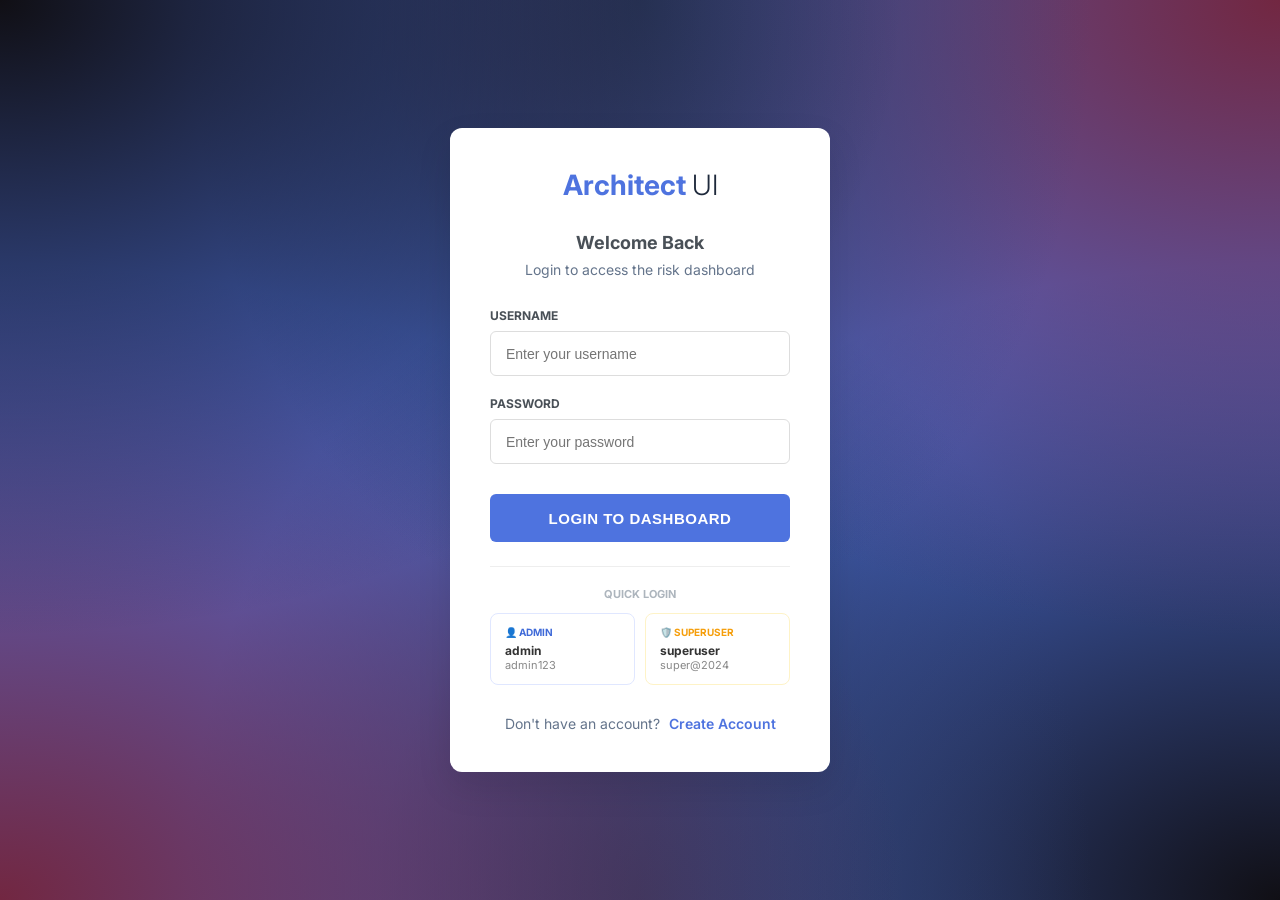
<file: frontend/index.html>
<!DOCTYPE html>
<html lang="en">
<head>
    <meta charset="UTF-8">
    <meta name="viewport" content="width=device-width, initial-scale=1.0">
    <title>India Dropout Early Warning System</title>
    <meta name="description" content="Dashboard for predicting and managing student dropout risks in secondary schools.">
    <link rel="preconnect" href="https://fonts.googleapis.com">
    <link rel="preconnect" href="https://fonts.gstatic.com" crossorigin>
    <link href="https://fonts.googleapis.com/css2?family=Inter:wght@300;400;500;600;700&display=swap" rel="stylesheet">
    <script src="auth.js"></script>
    <script>
        // CRITICAL: Gatekeeping check at the earliest possible moment
        if (typeof Auth === 'undefined' || !Auth.checkSession()) {
            window.location.replace('login.html');
        }
    </script>
    <link rel="stylesheet" href="styles.css">
</head>
<body class="dashboard-active">
    <div class="app-container" id="main-app">
        <!-- Sidebar layout -->
        <aside class="sidebar">
            <div class="logo-container">
                <h2>STRA<span style="font-weight:300; color:#495057;">UI</span></h2>
            </div>
            <nav class="sidebar-nav">
                <a href="#" class="nav-item active" id="nav-dashboard">
                    <svg width="20" height="20" viewBox="0 0 24 24" fill="none" stroke="currentColor" stroke-width="2" stroke-linecap="round" stroke-linejoin="round"><rect x="3" y="3" width="7" height="7"></rect><rect x="14" y="3" width="7" height="7"></rect><rect x="14" y="14" width="7" height="7"></rect><rect x="3" y="14" width="7" height="7"></rect></svg>
                    Dashboard
                </a>
                <a href="#" class="nav-item" id="nav-heatmap">
                    <svg width="20" height="20" viewBox="0 0 24 24" fill="none" stroke="currentColor" stroke-width="2" stroke-linecap="round" stroke-linejoin="round"><path d="M21 10c0 7-9 13-9 13s-9-6-9-13a9 9 0 0 1 18 0z"></path><circle cx="12" cy="10" r="3"></circle></svg>
                    District Heatmap
                </a>
                <!-- Superuser-only link -->
                <a href="#" class="nav-item" id="nav-superuser" style="display:none; color: #f59e0b;" onclick="document.getElementById('superuser-modal').style.display='flex'; event.preventDefault(); refreshSuperuserPanel();">
                    <svg width="20" height="20" viewBox="0 0 24 24" fill="none" stroke="currentColor" stroke-width="2" stroke-linecap="round" stroke-linejoin="round"><path d="M12 22s8-4 8-10V5l-8-3-8 3v7c0 6 8 10 8 10z"></path></svg>
                    User Management
                </a>
                <a href="#" class="nav-item" id="nav-logout" onclick="Auth.logout()" style="margin-top: auto; border-top: 1px solid var(--border-color); padding-top: 15px;">
                    <svg width="20" height="20" viewBox="0 0 24 24" fill="none" stroke="currentColor" stroke-width="2" stroke-linecap="round" stroke-linejoin="round"><path d="M9 21H5a2 2 0 0 1-2-2V5a2 2 0 0 1 2-2h4"></path><polyline points="16 17 21 12 16 7"></polyline><line x1="21" y1="12" x2="9" y2="12"></line></svg>
                    Logout Session
                </a>
            </nav>
            <div style="margin-top: 40px; padding: 20px; background: rgba(78,115,223,0.12); border: 1px solid rgba(78,115,223,0.2); border-radius: 12px; font-size: 13px; color: rgba(180,210,255,0.7); line-height: 1.5;">
                <strong style="color:#a5c8ff;">Did you know?</strong><br>
                India has a 19% secondary school dropout rate. This system flags at-risk students weeks before they disengage to give teachers a fighting chance to intervene.
            </div>
        </aside>

        <!-- Main content area -->
        <main class="main-content">
            <div class="top-header-bar">
                <!-- Profile hidden for brevity -->
                <div class="user-profile" style="background:transparent; box-shadow:none; margin-left:auto;">
                    <div class="notification-wrapper" id="notification-wrapper">
                        <div class="notification-bell" id="notification-trigger">
                            <svg width="20" height="20" viewBox="0 0 24 24" fill="none" stroke="currentColor" stroke-width="2" stroke-linecap="round" stroke-linejoin="round"><path d="M18 8A6 6 0 0 0 6 8c0 7-3 9-3 9h18s-3-2-3-9"></path><path d="M13.73 21a2 2 0 0 1-3.46 0"></path></svg>
                            <span class="badge" id="notification-badge">0</span>
                        </div>
                        <div class="notification-dropdown" id="notification-dropdown">
                            <div class="dropdown-header">
                                <h3>Notifications</h3>
                                <button id="mark-all-read">Mark all as read</button>
                            </div>
                            <div class="dropdown-body" id="notification-list">
                                <!-- Notifications will be injected here -->
                                <div class="empty-notifications">No new risk alerts</div>
                            </div>
                        </div>
                    </div>
                </div>
            </div>

            <div class="page-title" style="overflow:hidden;">
                <div class="header-titles" style="background: rgba(255,255,255,0.05); border: 1px solid rgba(255,255,255,0.08); border-left: 4px solid #4e73df; border-radius: 10px; padding: 16px 24px; width: 100%; box-sizing:border-box; overflow:hidden;">
                    <h1 style="display:flex; align-items:center; gap:12px; font-size:1.4rem; font-weight:700; color:#e2eeff; -webkit-text-stroke: 0.6px #7eb5ff; text-shadow:0 2px 14px rgba(78,115,223,0.55); flex-wrap:wrap; letter-spacing:1px; overflow-wrap:break-word; word-break:break-word;">
                        <svg width="26" height="26" viewBox="0 0 24 24" fill="none" stroke="#7eb5ff" stroke-width="2" stroke-linecap="round" stroke-linejoin="round" style="flex-shrink:0;"><rect x="3" y="3" width="7" height="7"></rect><rect x="14" y="3" width="7" height="7"></rect><rect x="14" y="14" width="7" height="7"></rect><rect x="3" y="14" width="7" height="7"></rect></svg>
                        STUDENTS DROPOUT RISK ANALYSIS
                    </h1>
                    <p style="color:rgba(180,210,255,0.7); font-size:13px; margin-top:6px; padding-left:38px; -webkit-text-stroke: 0.3px rgba(130,180,255,0.5); letter-spacing:0.5px;">Connecting Attendance, Exam Records, and Mid-Day Meal Data</p>
                </div>
            </div>

            <div class="dashboard-inner">

            <div id="loading-state" class="loading-state">
                <div class="spinner"></div>
                <p>Analyzing student data...</p>
            </div>

            <div class="dashboard-content" id="dashboard-content" style="display: none;">
                <section class="summary-cards">
                    <div class="card stat-card">
                        <div class="stat-card-title">Total Class 9 & 10</div>
                        <div class="stat-card-value">
                            <span class="trend good">
                                <svg width="18" height="18" viewBox="0 0 24 24" fill="none" stroke="currentColor" stroke-width="2" stroke-linecap="round" stroke-linejoin="round"><path d="M17 21v-2a4 4 0 0 0-4-4H5a4 4 0 0 0-4 4v2"></path><circle cx="9" cy="7" r="4"></circle><path d="M23 21v-2a4 4 0 0 0-3-3.87"></path><path d="M16 3.13a4 4 0 0 1 0 7.75"></path></svg>
                            </span>
                            <span id="total-students">--</span>
                        </div>
                    </div>
                        <div class="card stat-card">
                            <div class="stat-card-title">At-Risk Dropouts</div>
                            <div class="stat-card-value">
                                <span class="trend bad">
                                    <svg width="18" height="18" viewBox="0 0 24 24" fill="none" stroke="currentColor" stroke-width="2" stroke-linecap="round" stroke-linejoin="round"><path d="M12 9v2m0 4h.01m-6.938 4h13.856c1.54 0 2.502-1.667 1.732-3L13.73 4c-.77-1.333-2.694-1.333-3.464 0L3.34 16c-.77 1.333.192 3 1.732 3z"></path></svg>
                                </span>
                                <span id="high-risk-count">--</span>
                                <span style="font-size:12px; color:#adb5bd; margin-left:auto;" id="high-risk-pct">--%</span>
                            </div>
                        </div>
                        <div class="card stat-card">
                            <div class="stat-card-title">Vulnerable (Medium)</div>
                            <div class="stat-card-value">
                                <span class="trend neutral">
                                    <svg width="18" height="18" viewBox="0 0 24 24" fill="none" stroke="currentColor" stroke-width="2" stroke-linecap="round" stroke-linejoin="round"><path d="M10.29 3.86L1.82 18a2 2 0 0 0 1.71 3h16.94a2 2 0 0 0 1.71-3L13.71 3.86a2 2 0 0 0-3.42 0z"></path><line x1="12" y1="9" x2="12" y2="13"></line><line x1="12" y1="17" x2="12.01" y2="17"></line></svg>
                                </span>
                                <span id="medium-risk-count">--</span>
                                <span style="font-size:12px; color:#adb5bd; margin-left:auto;" id="medium-risk-pct">--%</span>
                            </div>
                        </div>
                        <div class="card stat-card">
                            <div class="stat-card-title">Safe (Low Risk)</div>
                            <div class="stat-card-value">
                                <span class="trend good">
                                    <svg width="18" height="18" viewBox="0 0 24 24" fill="none" stroke="currentColor" stroke-width="2" stroke-linecap="round" stroke-linejoin="round"><path d="M22 11.08V12a10 10 0 1 1-5.93-9.14"></path><polyline points="22 4 12 14.01 9 11.01"></polyline></svg>
                                </span>
                                <span id="low-risk-count">--</span>
                                <span style="font-size:12px; color:#adb5bd; margin-left:auto;" id="low-risk-pct">--%</span>
                            </div>
                        </div>
                    </section>
    
                    <section class="roster-section">
                        <div class="roster-card">
                            <div class="roster-header">
                                <h2>Secondary Student Roster</h2>
                            
                            <div class="roster-actions">
                                <button id="btn-new-prediction" class="action-btn primary-btn">+ Assess New Student</button>
                                <input type="text" id="search-input" placeholder="Search by name or UDISE ID..." class="search-input">
                                <select id="risk-filter" class="filter-select">
                                    <option value="All">All Risk Levels</option>
                                    <option value="High">High Risk</option>
                                    <option value="Medium">Medium Risk</option>
                                    <option value="Low">Low Risk</option>
                                </select>
                            </div>
                        </div>
                        <div class="table-responsive">
                            <table class="data-table">
                                <thead>
                                    <tr>
                                        <th>UDISE Student ID</th>
                                        <th>Name</th>
                                        <th>Attendance Register</th>
                                        <th>Exam Records (Avg)</th>
                                        <th>Mid-Day Meal Data</th>
                                        <th>Guardian Inv.</th>
                                        <th>Distance (km)</th>
                                        <th>Sibling Dropout</th>
                                        <th>Dropout Score</th>
                                        <th>Alert Status</th>
                                        <th>Action</th>
                                    </tr>
                                </thead>
                                <tbody id="student-table-body">
                                </tbody>
                            </table>
                        </div>
                    </div>
                    </section>
                    
                    <div style="display: grid; grid-template-columns: 1fr 1fr; gap: 30px; margin-top: 25px;">
                        <!-- 9th Standard -->
                        <section class="section-summary">
                            <h2 style="margin-bottom: 15px;">9th Standard Sections (100 Students Each)</h2>
                            <div style="display: flex; gap: 15px; flex-wrap: wrap;" id="section-cards-container">
                                <!-- Populated by JS -->
                            </div>
                        </section>
                        
                        <!-- 10th Standard -->
                        <section class="section-summary">
                            <h2 style="margin-bottom: 15px;">10th Standard Sections (100 Students Each)</h2>
                            <div style="display: flex; gap: 15px; flex-wrap: wrap;" id="section-cards-container-10">
                                <!-- Populated by JS -->
                            </div>
                        </section>
                    </div>
                </div>
            </div>
                
                <!-- Map Container (Hidden by Default) -->
            <div id="heatmap-content" style="display: none; padding: 20px;">
                 <h2 style="margin-bottom: 20px;">District Education Officer: Vulnerability Heatmap</h2>
                 <div class="card stat-card" style="width: 100%; height: 600px; display: flex; align-items: center; justify-content: center; background: #eaeff5;">
                      <p style="color: var(--text-muted);">[ Interactive Map Interface Loading... ]</p>
                 </div>
            </div>
            
        </main>
    </div>

    <!-- 1. Administrator Input Form Modal -->
    <div id="input-modal" class="modal-overlay" style="display: none;">
        <div class="modal-content">
            <div class="modal-header">
                <h2>Assess New Student Risk</h2>
                <button class="close-btn" id="close-input-modal">&times;</button>
            </div>
            <div class="modal-body">
                <form id="assessment-form">
                    <div style="display: flex; gap: 8px; margin-bottom: 20px; overflow-x: auto; padding-bottom: 5px;">
                         <button type="button" id="btn-ex-attendance" class="action-btn" style="flex: 0 0 auto; font-size: 11px;">Ex: Low Attendance</button>
                         <button type="button" id="btn-ex-sibling" class="action-btn" style="flex: 0 0 auto; font-size: 11px;">Ex: Sibling Dropout</button>
                         <button type="button" id="btn-ex-safe" class="action-btn" style="flex: 0 0 auto; font-size: 11px;">Ex: Safe Profile</button>
                    </div>
                    <div class="form-group">
                        <label>Attendance Register (%)</label>
                        <input type="number" id="input-attendance" min="0" max="100" required>
                    </div>
                    <div class="form-group">
                        <label>Exam Record Trend (Avg Score 0-100)</label>
                        <input type="number" id="input-exams" min="0" max="100" required>
                    </div>
                    <div class="form-group">
                        <label>Mid-Day Meal Participation (%)</label>
                        <input type="number" id="input-meals" min="0" max="100" required>
                    </div>
                    <div class="form-group">
                        <label>Guardian Involvement (1-5)</label>
                        <input type="number" id="input-guardian" min="1" max="5" required>
                    </div>
                    <div class="form-group">
                        <label>Distance from School (km)</label>
                        <input type="number" step="0.1" id="input-distance" min="0.5" max="30" required>
                    </div>
                    <div class="form-group">
                        <label>Sibling Dropout History? (0 = No, 1 = Yes)</label>
                        <input type="number" id="input-sibling" min="0" max="1" required>
                    </div>
                    
                    <button type="submit" class="action-btn primary-btn" style="width: 100%; margin-top: 15px;">Run Explainable AI Model</button>
                </form>
                
                <div id="assessment-result" style="display: none; margin-top: 20px; padding: 15px; border-radius: 8px; background: #fff; border: 1px solid #eee;">
                    <!-- Results populated by JS -->
                </div>
            </div>
        </div>
    </div>
    
    <!-- 2. Advanced Action Modal (Explainability, Interventions, Comms) -->
    <div id="action-modal" class="modal-overlay" style="display: none;">
        <div class="modal-content large-modal">
            <div class="modal-header">
                <h2 id="action-student-name">Student Analysis</h2>
                <button class="close-btn" id="close-action-modal">&times;</button>
            </div>
            <div class="modal-body">
                
                <!-- Tab Navigation -->
                <div class="modal-tabs">
                    <button class="tab-btn active" data-tab="tab-xai">Profile & Evidence</button>
                    <button class="tab-btn" data-tab="tab-interventions">Intervention Planner</button>
                    <button class="tab-btn" data-tab="tab-comms">Parent Communication</button>
                </div>
                
                <!-- Tab 1: XAI (Explainability & Comparison) -->
                <div id="tab-xai" class="tab-content active">
                    <div class="risk-highlight">
                         <h3 style="margin-bottom: 15px;">AI Risk Analysis</h3>
                         <div style="display: flex; gap: 20px; align-items: center; margin-bottom: 20px;">
                             <div class="big-score" id="action-risk-score">--%</div>
                             <div>
                                  <div style="font-weight: 500;">Top Contributing Factors:</div>
                                  <ul id="action-top-factors" style="padding-left: 20px; color: var(--danger-color); margin-top: 5px;"></ul>
                             </div>
                         </div>
                         <div class="cohort-comparison">
                              <h4>Cohort Comparison (Deviation from active 90% attendance baseline)</h4>
                              <p style="font-size: 13px; color: #666; margin-top: 5px;">Indicators represent deviance from school safety markers.</p>
                              <!-- We'll use CSS bars to simulate a chart -->
                              <div id="cohort-bars" style="margin-top: 15px;"></div>
                         </div>
                    </div>
                </div>
                
                <!-- Tab 2: Intervention Planner & Government Schemes -->
                <div id="tab-interventions" class="tab-content" style="display: none;">
                    <h3>Evidence-Based Playbook Recommended Actions</h3>
                    <div id="playbook-recommendations" style="margin: 15px 0; display: flex; flex-direction: column; gap: 10px;">
                         <!-- Populated by JS -->
                    </div>
                    
                    <hr style="margin: 20px 0; border: none; border-top: 1px solid #eee;">
                    
                    <h3>Intervention Outcome Tracker Log</h3>
                    <div id="intervention-log" style="background: #f9f9f9; padding: 10px; border-radius: 6px; margin-top: 10px; max-height: 150px; overflow-y: auto;">
                        <!-- Timeline -->
                    </div>
                    
                    <form id="log-intervention-form" style="display: flex; gap: 10px; margin-top: 15px;">
                        <input type="text" id="log-type" placeholder="e.g. Home Visit" required style="flex: 1; padding: 8px; border: 1px solid #ddd; border-radius: 4px;">
                        <input type="text" id="log-notes" placeholder="Notes..." style="flex: 2; padding: 8px; border: 1px solid #ddd; border-radius: 4px;">
                        <button type="submit" class="action-btn primary-btn">+ Log</button>
                    </form>
                </div>
                
                <!-- Tab 3: Stigma-Free Comms -->
                <div id="tab-comms" class="tab-content" style="display: none;">
                     <div class="comms-box">
                          <h3 style="margin-bottom: 10px; color: #333;">Recommended Communication Frame</h3>
                          <p style="font-size: 13px; color: #666; margin-bottom: 15px;"><strong>Note:</strong> Sensitive phrasing based on primary risk factor. Avoids all words like risk or dropout.</p>
                          
                          <div style="background: #e8f4fd; padding: 15px; border-radius: 8px; border-left: 4px solid var(--primary-color);">
                               <strong style="display: block; margin-bottom: 5px;">English Output:</strong>
                               <div id="comms-english" style="white-space: pre-wrap;">Drafting...</div>
                          </div>
                          
                          <div style="background: #fff3e6; padding: 15px; border-radius: 8px; border-left: 4px solid var(--warning-color); margin-top: 15px;">
                               <strong style="display: block; margin-bottom: 5px;">Hindi (Local Language) WhatsApp Ready:</strong>
                               <div id="comms-hindi" style="white-space: pre-wrap;">तैयार हो रहा है...</div>
                          </div>
                     </div>
                </div>
                
            </div>
        </div>
    </div>

    <!-- Superuser: User Management Modal -->
    <div id="superuser-modal" class="modal-overlay" style="display:none;">
        <div class="modal-content large-modal">
            <div class="modal-header" style="background: linear-gradient(135deg,#1e3a5f,#3f6ad8);">
                <h2 style="color:#fff; display:flex; align-items:center; gap:10px;">
                    <svg width="20" height="20" viewBox="0 0 24 24" fill="none" stroke="#f59e0b" stroke-width="2"><path d="M12 22s8-4 8-10V5l-8-3-8 3v7c0 6 8 10 8 10z"></path></svg>
                    Superuser Panel — User Management
                </h2>
                <button class="close-btn" style="color:#fff;" onclick="document.getElementById('superuser-modal').style.display='none'">&times;</button>
            </div>
            <div class="modal-body">

                <!-- Create new user form -->
                <div style="background:#f0f4ff; border-radius:10px; padding:20px; margin-bottom:25px;">
                    <h3 style="margin:0 0 15px;">Create New User Account</h3>
                    <form id="su-create-form" style="display:grid; grid-template-columns:1fr 1fr 1fr auto; gap:10px; align-items:end;">
                        <div>
                            <label style="font-size:11px; font-weight:700; text-transform:uppercase; color:#495057;">Full Name</label>
                            <input id="su-fullname" type="text" placeholder="e.g. Priya Sharma" required style="width:100%; padding:8px 10px; border:1px solid #ddd; border-radius:6px; margin-top:4px;">
                        </div>
                        <div>
                            <label style="font-size:11px; font-weight:700; text-transform:uppercase; color:#495057;">Username</label>
                            <input id="su-username" type="text" placeholder="e.g. priya_s" required style="width:100%; padding:8px 10px; border:1px solid #ddd; border-radius:6px; margin-top:4px;">
                        </div>
                        <div>
                            <label style="font-size:11px; font-weight:700; text-transform:uppercase; color:#495057;">Password</label>
                            <input id="su-password" type="text" placeholder="Min 6 chars" required minlength="6" style="width:100%; padding:8px 10px; border:1px solid #ddd; border-radius:6px; margin-top:4px;">
                        </div>
                        <div>
                            <label style="font-size:11px; font-weight:700; text-transform:uppercase; color:#495057;">Role</label>
                            <select id="su-role" style="width:100%; padding:9px 10px; border:1px solid #ddd; border-radius:6px; margin-top:4px;">
                                <option value="admin">Admin</option>
                                <option value="superuser">Superuser</option>
                            </select>
                        </div>
                        <div style="grid-column:1/-1; text-align:right;">
                            <button type="submit" class="action-btn primary-btn" style="padding:9px 24px;">+ Create Account</button>
                        </div>
                    </form>
                    <div id="su-create-msg" style="margin-top:8px; font-size:13px;"></div>
                </div>

                <!-- All users table -->
                <h3 style="margin:0 0 12px;">All System Accounts</h3>
                <div style="overflow-x:auto;">
                    <table style="width:100%; border-collapse:collapse; font-size:13px;" id="su-users-table">
                        <thead>
                            <tr style="background:#f0f4ff;">
                                <th style="padding:10px; text-align:left; border-bottom:2px solid #e0e7ff;">Username</th>
                                <th style="padding:10px; text-align:left; border-bottom:2px solid #e0e7ff;">Full Name</th>
                                <th style="padding:10px; text-align:left; border-bottom:2px solid #e0e7ff;">Role</th>
                                <th style="padding:10px; text-align:left; border-bottom:2px solid #e0e7ff;">Type</th>
                                <th style="padding:10px; text-align:left; border-bottom:2px solid #e0e7ff;">Actions</th>
                            </tr>
                        </thead>
                        <tbody id="su-users-body"></tbody>
                    </table>
                </div>

            </div>
        </div>
    </div>

    <script src="app.js"></script>

    <script>
    // Superuser UI bootstrap
    document.addEventListener('DOMContentLoaded', () => {
        const session = Auth.checkSession();
        if (session && session.role === 'superuser') {
            document.getElementById('nav-superuser').style.display = 'flex';
        }

        // Create-user form
        document.getElementById('su-create-form').addEventListener('submit', e => {
            e.preventDefault();
            const msg = document.getElementById('su-create-msg');
            const ok = Auth.register({
                fullname: document.getElementById('su-fullname').value.trim(),
                username: document.getElementById('su-username').value.trim(),
                password: document.getElementById('su-password').value,
                role:     document.getElementById('su-role').value
            });
            if (ok) {
                msg.style.color = 'green';
                msg.textContent = '✓ Account created successfully.';
                document.getElementById('su-create-form').reset();
                refreshSuperuserPanel();
            } else {
                msg.style.color = 'red';
                msg.textContent = '✗ Username already exists or is reserved.';
            }
            setTimeout(() => msg.textContent = '', 3000);
        });
    });

    function refreshSuperuserPanel() {
        const users = Auth.getAllUsers();
        if (!users) return;
        const tbody = document.getElementById('su-users-body');
        tbody.innerHTML = '';
        users.forEach(u => {
            const roleColor = u.role === 'superuser' ? '#f59e0b' : '#3f6ad8';
            const tr = document.createElement('tr');
            tr.style.borderBottom = '1px solid #f0f0f0';
            tr.innerHTML = `
                <td style="padding:10px; font-weight:600;">${u.username}</td>
                <td style="padding:10px;">${u.fullname || '—'}</td>
                <td style="padding:10px;">
                    <span style="background:${roleColor}22; color:${roleColor}; padding:3px 10px; border-radius:20px; font-size:11px; font-weight:700; text-transform:uppercase;">${u.role}</span>
                </td>
                <td style="padding:10px; font-size:12px; color:#888;">${u.builtin ? '🔒 Built-in' : '👤 Registered'}</td>
                <td style="padding:10px;">
                    ${u.builtin ? '<span style="color:#bbb; font-size:12px;">Protected</span>' : `
                        <button onclick="suPromote('${u.username}', '${u.role === 'superuser' ? 'admin' : 'superuser'}')" class="action-btn" style="font-size:11px; padding:4px 10px; margin-right:5px;">
                            ${u.role === 'superuser' ? '↓ Demote to Admin' : '↑ Promote to Super'}
                        </button>
                        <button onclick="suDelete('${u.username}')" class="action-btn" style="font-size:11px; padding:4px 10px; border-color:#ef4444; color:#ef4444;">
                            Delete
                        </button>
                    `}
                </td>
            `;
            tbody.appendChild(tr);
        });
    }

    function suPromote(username, newRole) {
        Auth.setRole(username, newRole);
        refreshSuperuserPanel();
    }

    function suDelete(username) {
        if (confirm(`Delete user '${username}'? This cannot be undone.`)) {
            Auth.deleteUser(username);
            refreshSuperuserPanel();
        }
    }
    </script>
</body>
</html>
</file>
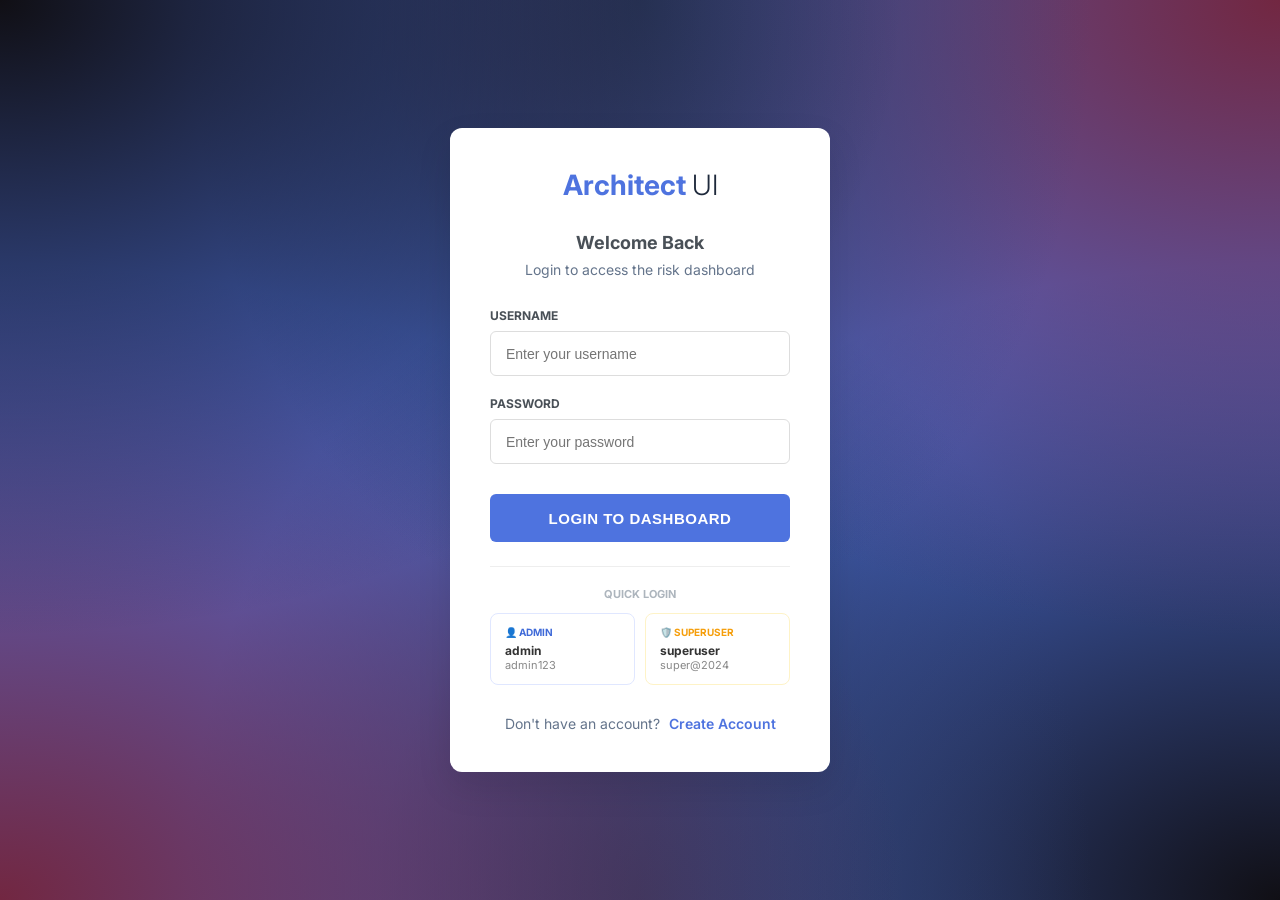
<file: frontend/login.html>
<!DOCTYPE html>
<html lang="en">
<head>
    <meta charset="UTF-8">
    <meta name="viewport" content="width=device-width, initial-scale=1.0">
    <title>Login | Student Risk Management</title>
    <link rel="preconnect" href="https://fonts.googleapis.com">
    <link rel="preconnect" href="https://fonts.gstatic.com" crossorigin>
    <link href="https://fonts.googleapis.com/css2?family=Inter:wght@300;400;500;600;700&display=swap" rel="stylesheet">
    <link rel="stylesheet" href="styles.css">
    <style>
        body {
            background: #4e73df;
            background-image: 
                radial-gradient(at 0% 0%, hsla(253,16%,7%,1) 0, transparent 50%), 
                radial-gradient(at 50% 0%, hsla(225,39%,30%,1) 0, transparent 50%), 
                radial-gradient(at 100% 0%, hsla(339,49%,30%,1) 0, transparent 50%), 
                radial-gradient(at 0% 100%, hsla(339,49%,30%,1) 0, transparent 50%), 
                radial-gradient(at 50% 100%, hsla(225,39%,30%,1) 0, transparent 50%), 
                radial-gradient(at 100% 100%, hsla(253,16%,7%,1) 0, transparent 50%);
            height: 100vh;
            display: flex;
            align-items: center;
            justify-content: center;
            margin: 0;
        }
        .auth-container {
            width: 100%;
            max-width: 420px;
            padding: 20px;
        }
        .auth-card {
            background: white;
            padding: 40px;
            border-radius: 12px;
            box-shadow: 0 15px 35px rgba(0,0,0,0.1);
            animation: fadeIn 0.6s ease-out;
        }
        .auth-logo {
            text-align: center;
            margin-bottom: 30px;
        }
        .auth-logo h1 {
            color: var(--primary-color);
            font-size: 28px;
            margin: 0;
            font-weight: 700;
        }
        .auth-logo span {
            font-weight: 300;
            color: var(--text-main);
        }
        .auth-header {
            text-align: center;
            margin-bottom: 30px;
        }
        .auth-header h2 {
            font-size: 18px;
            color: #495057;
            margin-bottom: 8px;
        }
        .auth-header p {
            color: var(--text-muted);
            font-size: 14px;
            margin: 0;
        }
        .form-group {
            margin-bottom: 20px;
        }
        .form-group label {
            display: block;
            margin-bottom: 8px;
            font-size: 12px;
            text-transform: uppercase;
            font-weight: 700;
            color: #495057;
        }
        .form-group input {
            width: 100%;
            height: 45px;
            border-radius: 6px;
            border: 1px solid #ddd;
            padding: 10px 15px;
            font-size: 14px;
            transition: all 0.2s;
        }
        .form-group input:focus {
            border-color: var(--primary-color);
            outline: none;
            box-shadow: 0 0 0 3px rgba(63, 106, 216, 0.1);
        }
        .auth-btn {
            width: 100%;
            height: 48px;
            background: var(--primary-color);
            color: white;
            border: none;
            border-radius: 6px;
            font-size: 15px;
            font-weight: 600;
            cursor: pointer;
            transition: background 0.2s;
            margin-top: 10px;
            text-transform: uppercase;
            letter-spacing: 0.5px;
        }
        .auth-btn:hover {
            background: var(--primary-hover);
        }
        .auth-footer {
            margin-top: 30px;
            text-align: center;
            font-size: 14px;
            color: var(--text-muted);
        }
        .auth-footer a {
            color: var(--primary-color);
            text-decoration: none;
            font-weight: 600;
        }
        .auth-footer a:hover {
            text-decoration: underline;
        }
        @keyframes fadeIn {
            from { opacity: 0; transform: translateY(-20px); }
            to { opacity: 1; transform: translateY(0); }
        }
    </style>
</head>
<body>
    <div class="auth-container">
        <div class="auth-card">
            <div class="auth-logo">
                <h1>Architect <span>UI</span></h1>
            </div>
            <div class="auth-header">
                <h2>Welcome Back</h2>
                <p>Login to access the risk dashboard</p>
            </div>
            <form id="login-form">
                <div class="form-group">
                    <label for="username">Username</label>
                    <input type="text" id="username" placeholder="Enter your username" required>
                </div>
                <div class="form-group">
                    <label for="password">Password</label>
                    <input type="password" id="password" placeholder="Enter your password" required>
                </div>
                <div id="login-error" style="display:none; background:#fff0f0; color:#dc3545; border:1px solid #f5c6cb; border-radius:6px; padding:10px 14px; font-size:13px; margin-bottom:12px;">
                    ✗ Invalid username or password. Please try again.
                </div>
                <button type="submit" class="auth-btn">Login to Dashboard</button>
            </form>

            <!-- Quick-access credential cards -->
            <div style="margin-top: 24px; border-top: 1px solid #eee; padding-top: 20px;">
                <p style="font-size:11px; text-transform:uppercase; font-weight:700; color:#adb5bd; text-align:center; margin:0 0 12px;">Quick Login</p>
                <div style="display:flex; gap:10px;">
                    <!-- Admin card -->
                    <div onclick="fillLogin('admin','admin123')" style="flex:1; cursor:pointer; border:1.5px solid #e0e7ff; border-radius:8px; padding:12px 14px; transition:all 0.2s; background:#fff;" onmouseover="this.style.borderColor='#3f6ad8'; this.style.background='#f0f4ff'" onmouseout="this.style.borderColor='#e0e7ff'; this.style.background='#fff'">
                        <div style="font-size:10px; font-weight:700; text-transform:uppercase; color:#3f6ad8; margin-bottom:5px;">👤 Admin</div>
                        <div style="font-size:12px; color:#333;"><strong>admin</strong></div>
                        <div style="font-size:11px; color:#888;">admin123</div>
                    </div>
                    <!-- Superuser card -->
                    <div onclick="fillLogin('superuser','super@2024')" style="flex:1; cursor:pointer; border:1.5px solid #fef3c7; border-radius:8px; padding:12px 14px; transition:all 0.2s; background:#fff;" onmouseover="this.style.borderColor='#f59e0b'; this.style.background='#fffbeb'" onmouseout="this.style.borderColor='#fef3c7'; this.style.background='#fff'">
                        <div style="font-size:10px; font-weight:700; text-transform:uppercase; color:#f59e0b; margin-bottom:5px;">🛡️ Superuser</div>
                        <div style="font-size:12px; color:#333;"><strong>superuser</strong></div>
                        <div style="font-size:11px; color:#888;">super@2024</div>
                    </div>
                </div>
            </div>

            <div class="auth-footer">
                Don't have an account? <a href="register.html">Create Account</a>
            </div>
        </div>
    </div>
    <script src="auth.js"></script>
    <script>
        function fillLogin(user, pass) {
            document.getElementById('username').value = user;
            document.getElementById('password').value = pass;
            document.getElementById('login-error').style.display = 'none';
        }

        document.getElementById('login-form').addEventListener('submit', (e) => {
            e.preventDefault();
            const user = document.getElementById('username').value;
            const pass = document.getElementById('password').value;
            const errBox = document.getElementById('login-error');

            if (Auth.login(user, pass)) {
                window.location.href = 'index.html';
            } else {
                errBox.style.display = 'block';
                document.getElementById('password').value = '';
            }
        });
    </script>
</body>
</html>
</file>
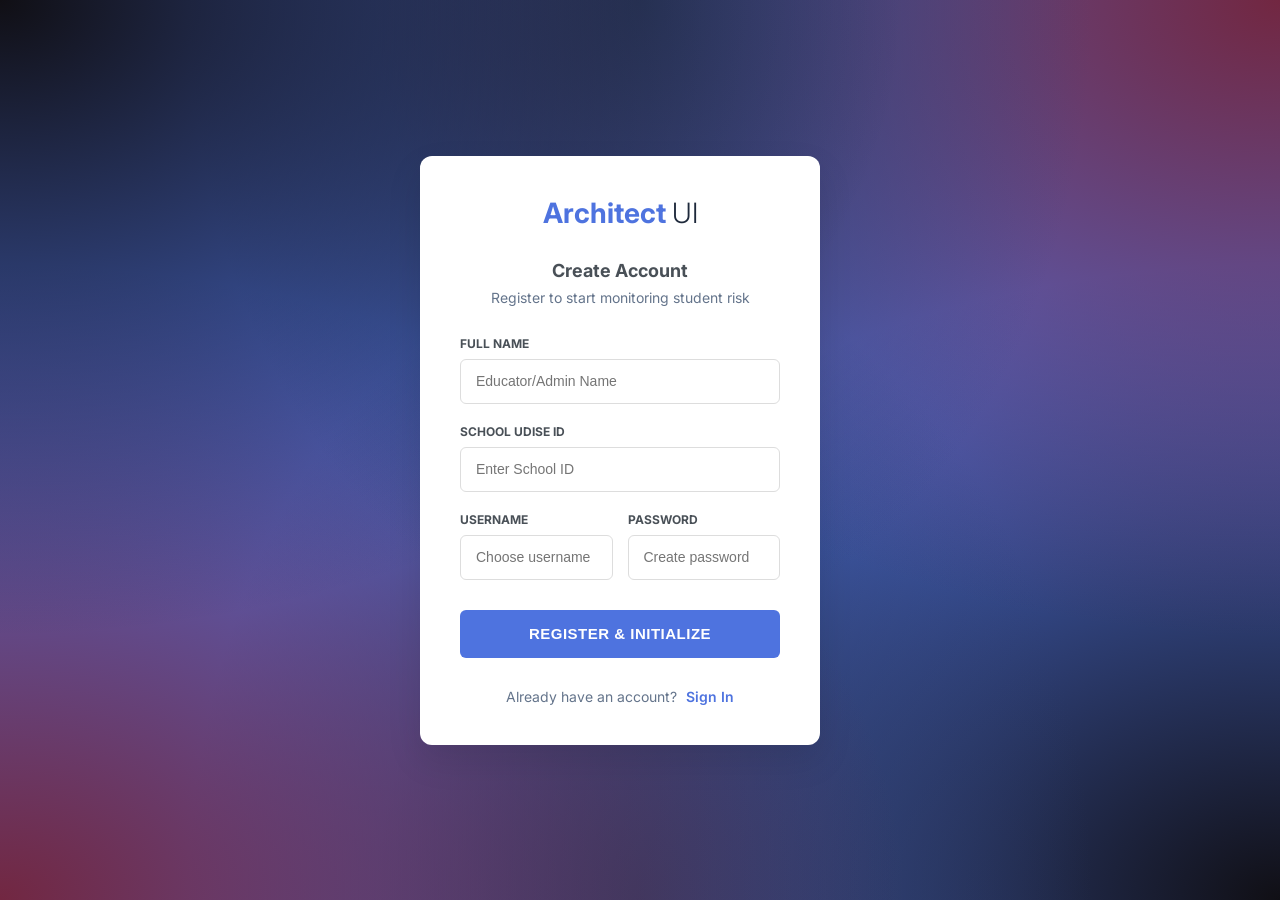
<file: frontend/register.html>
<!DOCTYPE html>
<html lang="en">
<head>
    <meta charset="UTF-8">
    <meta name="viewport" content="width=device-width, initial-scale=1.0">
    <title>Register | Student Risk Management</title>
    <link rel="preconnect" href="https://fonts.googleapis.com">
    <link rel="preconnect" href="https://fonts.gstatic.com" crossorigin>
    <link href="https://fonts.googleapis.com/css2?family=Inter:wght@300;400;500;600;700&display=swap" rel="stylesheet">
    <link rel="stylesheet" href="styles.css">
    <style>
        body {
            background: #4e73df;
            background-image: 
                radial-gradient(at 0% 0%, hsla(253,16%,7%,1) 0, transparent 50%), 
                radial-gradient(at 50% 0%, hsla(225,39%,30%,1) 0, transparent 50%), 
                radial-gradient(at 100% 0%, hsla(339,49%,30%,1) 0, transparent 50%), 
                radial-gradient(at 0% 100%, hsla(339,49%,30%,1) 0, transparent 50%), 
                radial-gradient(at 50% 100%, hsla(225,39%,30%,1) 0, transparent 50%), 
                radial-gradient(at 100% 100%, hsla(253,16%,7%,1) 0, transparent 50%);
            height: 100vh;
            display: flex;
            align-items: center;
            justify-content: center;
            margin: 0;
        }
        .auth-container {
            width: 100%;
            max-width: 480px;
            padding: 20px;
        }
        .auth-card {
            background: white;
            padding: 40px;
            border-radius: 12px;
            box-shadow: 0 15px 35px rgba(0,0,0,0.1);
            animation: fadeIn 0.6s ease-out;
        }
        .auth-logo {
            text-align: center;
            margin-bottom: 30px;
        }
        .auth-logo h1 {
            color: var(--primary-color);
            font-size: 28px;
            margin: 0;
            font-weight: 700;
        }
        .auth-logo span {
            font-weight: 300;
            color: var(--text-main);
        }
        .auth-header {
            text-align: center;
            margin-bottom: 30px;
        }
        .auth-header h2 {
            font-size: 18px;
            color: #495057;
            margin-bottom: 8px;
        }
        .auth-header p {
            color: var(--text-muted);
            font-size: 14px;
            margin: 0;
        }
        .form-row {
            display: grid;
            grid-template-columns: 1fr 1fr;
            gap: 15px;
        }
        .form-group {
            margin-bottom: 20px;
        }
        .form-group label {
            display: block;
            margin-bottom: 8px;
            font-size: 12px;
            text-transform: uppercase;
            font-weight: 700;
            color: #495057;
        }
        .form-group input {
            width: 100%;
            height: 45px;
            border-radius: 6px;
            border: 1px solid #ddd;
            padding: 10px 15px;
            font-size: 14px;
            transition: all 0.2s;
        }
        .form-group input:focus {
            border-color: var(--primary-color);
            outline: none;
            box-shadow: 0 0 0 3px rgba(63, 106, 216, 0.1);
        }
        .auth-btn {
            width: 100%;
            height: 48px;
            background: var(--primary-color);
            color: white;
            border: none;
            border-radius: 6px;
            font-size: 15px;
            font-weight: 600;
            cursor: pointer;
            transition: background 0.2s;
            margin-top: 10px;
            text-transform: uppercase;
            letter-spacing: 0.5px;
        }
        .auth-btn:hover {
            background: var(--primary-hover);
        }
        .auth-footer {
            margin-top: 30px;
            text-align: center;
            font-size: 14px;
            color: var(--text-muted);
        }
        .auth-footer a {
            color: var(--primary-color);
            text-decoration: none;
            font-weight: 600;
        }
        .auth-footer a:hover {
            text-decoration: underline;
        }
        @keyframes fadeIn {
            from { opacity: 0; transform: translateY(-20px); }
            to { opacity: 1; transform: translateY(0); }
        }
    </style>
</head>
<body>
    <div class="auth-container">
        <div class="auth-card">
            <div class="auth-logo">
                <h1>Architect <span>UI</span></h1>
            </div>
            <div class="auth-header">
                <h2>Create Account</h2>
                <p>Register to start monitoring student risk</p>
            </div>
            <form id="register-form">
                <div class="form-group">
                    <label for="fullname">Full Name</label>
                    <input type="text" id="fullname" placeholder="Educator/Admin Name" required>
                </div>
                <div class="form-group">
                    <label for="udise">School UDISE ID</label>
                    <input type="text" id="udise" placeholder="Enter School ID" required>
                </div>
                <div class="form-row">
                    <div class="form-group">
                        <label for="username">Username</label>
                        <input type="text" id="username" placeholder="Choose username" required>
                    </div>
                    <div class="form-group">
                        <label for="password">Password</label>
                        <input type="password" id="password" placeholder="Create password" required>
                    </div>
                </div>
                <button type="submit" class="auth-btn">Register & Initialize</button>
            </form>
            <div class="auth-footer">
                Already have an account? <a href="login.html">Sign In</a>
            </div>
        </div>
    </div>
    <script src="auth.js"></script>
    <script>
        document.getElementById('register-form').addEventListener('submit', (e) => {
            e.preventDefault();
            const userData = {
                fullname: document.getElementById('fullname').value,
                udise: document.getElementById('udise').value,
                username: document.getElementById('username').value,
                password: document.getElementById('password').value
            };
            
            if (Auth.register(userData)) {
                alert('Account created! Redirecting to login...');
                window.location.href = 'login.html';
            } else {
                alert('Username already exists!');
            }
        });
    </script>
</body>
</html>
</file>
<file: frontend/styles.css>
:root {
    --primary-bg: #0f172a;
    --sidebar-bg: rgba(255,255,255,0.06);
    --card-bg: rgba(255,255,255,0.95);
    --text-main: #1e293b;
    --text-muted: #64748b;
    --primary-color: #4e73df;
    --primary-hover: #224abe;
    --risk-high: #e74a3b;
    --risk-high-bg: #fff5f5;
    --risk-medium: #f6c23e;
    --risk-medium-bg: #fcf8e3;
    --warning-color: #f6c23e;
    --risk-low: #1cc88a;
    --risk-low-bg: #e6fffa;
    --border-color: #e3e6f0;
    --shadow-sm: 0 0.15rem 1.75rem 0 rgba(58, 59, 69, 0.1);
    --shadow-hover: 0 0.5rem 2rem 0 rgba(58, 59, 69, 0.15);
    --border-radius-lg: 0.75rem;
    --border-radius-md: 0.5rem;
    --font-stack: 'Inter', -apple-system, BlinkMacSystemFont, "Segoe UI", Roboto, "Helvetica Neue", Arial, sans-serif;
}

* { margin: 0; padding: 0; box-sizing: border-box; }

body {
    font-family: var(--font-stack);
    color: var(--text-main);
    font-size: 0.88rem;
    overflow-x: hidden;
    min-height: 100vh;
    background-color: #0f172a;
    background-image:
        radial-gradient(ellipse at 0% 0%,   hsla(217,91%,22%,0.85) 0%, transparent 55%),
        radial-gradient(ellipse at 100% 0%,  hsla(259,70%,30%,0.75) 0%, transparent 50%),
        radial-gradient(ellipse at 100% 100%,hsla(198,80%,18%,0.80) 0%, transparent 55%),
        radial-gradient(ellipse at 0%   100%,hsla(270,60%,20%,0.70) 0%, transparent 50%),
        radial-gradient(ellipse at 50%   50%,hsla(230,55%,15%,0.60) 0%, transparent 70%);
    animation: bgShift 18s ease-in-out infinite alternate;
}

@keyframes bgShift {
    0%   { background-position: 0% 0%, 100% 0%, 100% 100%, 0% 100%, 50% 50%; }
    50%  { background-position: 5% 5%, 95% 3%, 97% 97%, 2% 95%, 52% 52%; }
    100% { background-position: 2% 3%, 98% 1%, 99% 99%, 1% 98%, 51% 49%; }
}

.app-container { display: flex; min-height: 100vh; }

/* Sidebar */
.sidebar {
    width: 280px;
    background: linear-gradient(180deg, rgba(15,23,60,0.97) 0%, rgba(20,30,80,0.97) 100%);
    border-right: 1px solid rgba(255,255,255,0.07);
    padding: 0;
    position: fixed;
    height: 100vh;
    z-index: 100;
    box-shadow: 7px 0 40px rgba(0,0,0,0.35);
    backdrop-filter: blur(20px);
    -webkit-backdrop-filter: blur(20px);
}
.logo-container {
    height: 60px;
    display: flex;
    align-items: center;
    justify-content: center;
    border-bottom: 1px solid rgba(255,255,255,0.08);
    color: #7eb5ff;
    font-weight: bold;
    font-size: 1.25rem;
    margin-bottom: 10px;
}
.logo-circle { display: none; }
.logo-container h2 { font-size: 20px; font-weight: bold; letter-spacing: 0; display:flex; gap:10px; align-items:center; margin: 0; color: #a5c8ff; }
.sidebar-nav { padding: 10px 15px; display: flex; flex-direction: column; gap: 5px; }

.nav-item {
    display: flex; align-items: center; gap: 14px; padding: 10px 15px; border-radius: var(--border-radius-md);
    text-decoration: none; color: rgba(180,210,255,0.75); font-weight: 500; font-size: 14px; transition: all 0.2s;
}
.nav-item svg { color: rgba(130,170,255,0.5); width: 20px; height: 20px; }
.nav-item:hover { background-color: rgba(100,160,255,0.12); color: #a8d4ff; }
.nav-item:hover svg { color: #a8d4ff; }
.nav-item.active { background-color: rgba(78,115,223,0.25); color: #a8d4ff; font-weight: 600; border-left: 3px solid #4e73df; }
.nav-item.active svg { color: #7eb5ff; }

/* Main Content */
.main-content { flex: 1; margin-left: 280px; }

/* Top Header */
.top-header-bar {
    height: 60px;
    background: rgba(255,255,255,0.07);
    border-bottom: 1px solid rgba(255,255,255,0.08);
    backdrop-filter: blur(16px);
    -webkit-backdrop-filter: blur(16px);
    display: flex;
    align-items: center;
    justify-content: space-between;
    padding: 0 30px;
    margin-bottom: 30px;
}

.search-wrapper { display:flex; align-items:center; gap: 10px; color: rgba(255,255,255,0.4); }
.search-wrapper input { border: none; background: transparent; outline: none; font-size: 14px; padding: 5px; width: 250px; color: #fff; }

.page-title { padding: 0 30px; margin-bottom: 30px; display: flex; justify-content: space-between; align-items: center; }
.header-titles h1 { font-size: 1.25rem; font-weight: 600; margin-bottom: 5px; color: #e2eeff; display:block; text-shadow: 0 1px 8px rgba(78,115,223,0.4); }
.header-titles p { color: rgba(180,210,255,0.6); font-size: 13px; display:block;}

.dashboard-inner { padding: 0 30px 30px; }

/* Notifications */
.notification-wrapper { position: relative; }
.notification-bell { color: rgba(255,255,255,0.6); font-weight:bold; cursor: pointer; transition: color 0.2s; position: relative; padding: 5px; }
.notification-bell:hover { color: #fff; }
.badge { 
    background-color: var(--risk-high); color: white; padding: 2px 6px; border-radius: 10px; font-size: 10px; 
    position: absolute; top: -2px; right: -2px; border: 2px solid #1e293b; font-weight: 700;
}

.notification-dropdown {
    position: absolute; top: 45px; right: 0; width: 320px; background: white; border-radius: 12px;
    box-shadow: 0 10px 25px rgba(0,0,0,0.2); z-index: 1000; display: none; overflow: hidden;
    animation: fadeInScale 0.2s ease-out; border: 1px solid var(--border-color);
}
.notification-dropdown.active { display: block; }

.dropdown-header { padding: 15px; border-bottom: 1px solid #eee; display: flex; justify-content: space-between; align-items: center; }
.dropdown-header h3 { font-size: 14px; color: #333; margin: 0; }
.dropdown-header button { background: none; border: none; color: var(--primary-color); font-size: 12px; cursor: pointer; }

.dropdown-body { max-height: 400px; overflow-y: auto; }
.notification-item { 
    padding: 15px; border-bottom: 1px solid #f8f9fa; cursor: pointer; transition: background 0.2s;
    display: flex; gap: 12px;
}
.notification-item:hover { background: #f0f4ff; }
.notification-item.unread { background: #f8faff; border-left: 3px solid var(--primary-color); }

.nt-icon { 
    width: 36px; height: 36px; border-radius: 50%; background: var(--risk-high-bg); color: var(--risk-high);
    display: flex; align-items: center; justify-content: center; flex-shrink: 0;
}
.nt-content { flex: 1; }
.nt-title { font-size: 13px; font-weight: 600; color: #333; margin-bottom: 3px; }
.nt-desc { font-size: 12px; color: #666; line-height: 1.4; }
.nt-time { font-size: 11px; color: #999; margin-top: 5px; }

.empty-notifications { padding: 40px 20px; text-align: center; color: #999; font-size: 13px; }

@keyframes fadeInScale {
    from { opacity: 0; transform: scale(0.95) translateY(-10px); }
    to { opacity: 1; transform: scale(1) translateY(0); }
}

.avatar { width: 32px; height: 32px; border-radius: 50%; }

/* Cards */
.summary-cards { display: grid; grid-template-columns: repeat(auto-fit, minmax(220px, 1fr)); gap: 30px; margin-bottom: 30px; }
.card {
    background: var(--card-bg);
    border: none;
    border-radius: var(--border-radius-lg);
    box-shadow: var(--shadow-sm);
    padding: 1.5rem;
    transition: all 0.3s ease;
    backdrop-filter: blur(5px);
    -webkit-backdrop-filter: blur(5px);
}

.stat-card { display: flex; flex-direction: column; position: relative; }
.stat-card-title { font-size: 12px; text-transform: uppercase; color: #adb5bd; font-weight: bold; letter-spacing: 0.5px; margin-bottom: 10px; }
.stat-card-value { font-size: 24px; font-weight: 500; display:flex; align-items:center; gap:10px; color: #495057;}

.trend { font-size: 13px; font-weight: bold; }
.trend.bad { color: var(--risk-high); }
.trend.neutral { color: var(--risk-medium); }
.trend.good { color: var(--risk-low); }

/* Roster / Tables */
.roster-card { background: white; border-radius: var(--border-radius-lg); box-shadow: var(--shadow-sm); border: 1px solid var(--border-color); margin-bottom: 30px; overflow:hidden;}
.roster-header { padding: 15px 20px; border-bottom: 1px solid var(--border-color); display: flex; justify-content: space-between; align-items: center; background: #fff;}
.roster-header h2 { font-size: 13px; text-transform: uppercase; color: rgba(13,27,62,0.7); font-weight: bold; }
.roster-actions { display: flex; gap: 10px; padding:15px 20px; align-items:center; justify-content:space-between; background:#fff;}

.search-input, .filter-select { padding: 8px 12px; border: 1px solid #ced4da; border-radius: 0.25rem; font-size: 13px; color: #495057; outline:none; }
.search-input:focus { border-color: #80bdff; }

.table-responsive { width: 100%; overflow-x: auto; }
.data-table { width: 100%; border-collapse: collapse; }
.data-table th, .data-table td { padding: 12px 20px; text-align: left; border-top: 1px solid var(--border-color); font-size: 13px; }
.data-table th { background: #fff; font-weight: bold; color: rgba(13,27,62,0.7); border-top:none; text-transform:uppercase; font-size:12px; border-bottom: 2px solid #e9ecef;}
.data-table tbody tr:hover { background-color: rgba(0,0,0,0.02); }

.risk-pill { padding: 4px 8px; border-radius: 4px; font-size: 11px; font-weight: bold; display: inline-block; text-transform: uppercase; }
.risk-pill.High { background-color: var(--risk-high); color: white; }
.risk-pill.Medium { background-color: var(--risk-medium); color: white; }
.risk-pill.Low { background-color: var(--risk-low); color: white; }

.action-btn { background: #3f6ad8; color: white; border: none; padding: 6px 12px; border-radius: 0.25rem; font-size: 12px; font-weight: bold; cursor: pointer; transition: 0.2s; text-transform: uppercase; }
.action-btn:hover { background: #294c9e; }
.primary-btn { background-color: #3ac47d; }
.primary-btn:hover { background-color: #2b9e62; }

/* Modals */
.modal-overlay { position: fixed; top: 0; left: 0; width: 100vw; height: 100vh; background: rgba(0,0,0,0.4); display: flex; align-items: center; justify-content: center; z-index: 1000; backdrop-filter: none; }
.modal-content { background: #fff; border-radius: 0.3rem; width: 90%; max-width: 500px; box-shadow: 0 0.5rem 1rem rgba(0,0,0,0.15); animation: fadeIn 0.3s; }
.large-modal { max-width: 800px; }
.modal-header { padding: 15px 20px; border-bottom: 1px solid var(--border-color); display: flex; justify-content: space-between; align-items: center; }
.modal-header h2 { font-size: 16px; font-weight: 500; }
.close-btn { background: none; border: none; font-size: 24px; cursor: pointer; color: #adb5bd; line-height: 1; }
.modal-body { padding: 20px; }

.form-group { margin-bottom: 15px; }
.form-group label { display: block; margin-bottom: 5px; font-size: 13px; font-weight: 600; color: #495057; }
.form-group input { width: 100%; padding: 8px 12px; border: 1px solid #ced4da; border-radius: 0.25rem; font-size: 13px; }

/* Dashboard Widget Sections */
.section-summary h2 { font-size: 14px; text-transform: uppercase; color: #495057; font-weight: 600; margin-bottom: 15px; padding-left: 10px; }
.section-card { flex: 1; min-width: 150px; background: white; border-radius: 0.25rem; border: 1px solid var(--border-color); padding: 15px; cursor: pointer; transition: 0.2s; box-shadow: 0 0.125rem 0.25rem rgba(0,0,0,0.02); }
.section-card:hover { border-color: #3f6ad8; box-shadow: 0 0.125rem 0.25rem rgba(0,0,0,0.075); }

/* Other components from existing */
.chart-bar-container { background: #e9ecef; border-radius: 10px; height: 8px; width: 100%; margin-top: 5px; overflow: hidden; }
.chart-bar-fill { height: 100%; border-radius: 10px; transition: width 0.5s ease; background-color: #3f6ad8; }
.playbook-item { padding: 10px; border: 1px solid var(--border-color); border-radius: 0.25rem; display: flex; justify-content: space-between; align-items: center; font-size: 13px; background:#f8f9fa;}
.efficacy-badge { font-size: 10px; font-weight: bold; padding: 2px 6px; border-radius: 4px; text-transform: uppercase;}
.efficacy-High { background: #3ac47d; color: white;}
.efficacy-Medium { background: #f7b924; color: white;}

/* Loading spinner */
.spinner { width: 30px; height: 30px; border: 3px solid rgba(63, 106, 216, 0.2); border-left-color: #3f6ad8; border-radius: 50%; animation: spin 1s linear infinite; margin: 0 auto; }
@keyframes spin { to { transform: rotate(360deg); } }
@keyframes fadeIn { from { opacity: 0; transform: translateY(-10px); } to { opacity: 1; transform: translateY(0); } }

/* Tabs Layout */
.modal-tabs {
    display: flex; gap: 10px; border-bottom: 1px solid var(--border-color); margin-bottom: 0px; background:#f8f9fa; padding:10px 20px 0;
}

.tab-btn {
    padding: 10px 15px; background: none; border: none; font-weight: 600; color: var(--text-muted); cursor: pointer; border-bottom: 2px solid transparent; margin-bottom: -1px; transition: 0.2s; font-size:13px;
}

.tab-btn.active {
    color: var(--primary-color); border-bottom-color: var(--primary-color);
}

.tab-content { display: none; padding:20px; }
.tab-content.active { display: block; animation: fadeIn 0.3s ease; }

/* Authentication Portal Styles */
.auth-overlay {
    position: fixed;
    top: 0;
    left: 0;
    width: 100vw;
    height: 100vh;
    background: linear-gradient(135deg, #f5f7fa 0%, #c3cfe2 100%);
    display: flex;
    align-items: center;
    justify-content: center;
    z-index: 2000;
    padding: 20px;
}

.auth-card {
    background: white;
    width: 100%;
    max-width: 400px;
    padding: 40px;
    border-radius: 12px;
    box-shadow: 0 10px 25px rgba(0,0,0,0.1);
    animation: fadeIn 0.5s ease-out;
}

.auth-header {
    text-align: center;
    margin-bottom: 30px;
}

.auth-logo h2 {
    color: var(--primary-color);
    font-size: 28px;
    margin-bottom: 10px;
}

.auth-logo span {
    font-weight: 300;
    color: #495057;
}

.auth-header p {
    color: var(--text-muted);
    font-size: 14px;
}

.auth-form .form-group {
    margin-bottom: 20px;
}

.auth-form label {
    font-size: 12px;
    text-transform: uppercase;
    font-weight: 700;
    color: #495057;
    margin-bottom: 8px;
}

.auth-form input {
    height: 45px;
    border-radius: 6px;
    border: 1px solid #ddd;
    padding: 10px 15px;
    font-size: 14px;
}

.auth-form input:focus {
    border-color: var(--primary-color);
    outline: none;
    box-shadow: 0 0 0 3px rgba(63, 106, 216, 0.1);
}

.auth-btn {
    width: 100%;
    height: 45px;
    font-size: 14px;
    margin-top: 10px;
}

.auth-footer {
    margin-top: 25px;
    text-align: center;
    font-size: 14px;
    color: var(--text-muted);
}

.auth-footer a {
    color: var(--primary-color);
    text-decoration: none;
    font-weight: 600;
    margin-left: 5px;
}

.auth-footer a:hover {
    text-decoration: underline;
}

/* Auth required state helpers */
body.auth-required .app-container {
    filter: blur(5px);
    pointer-events: none;
}
</file>
